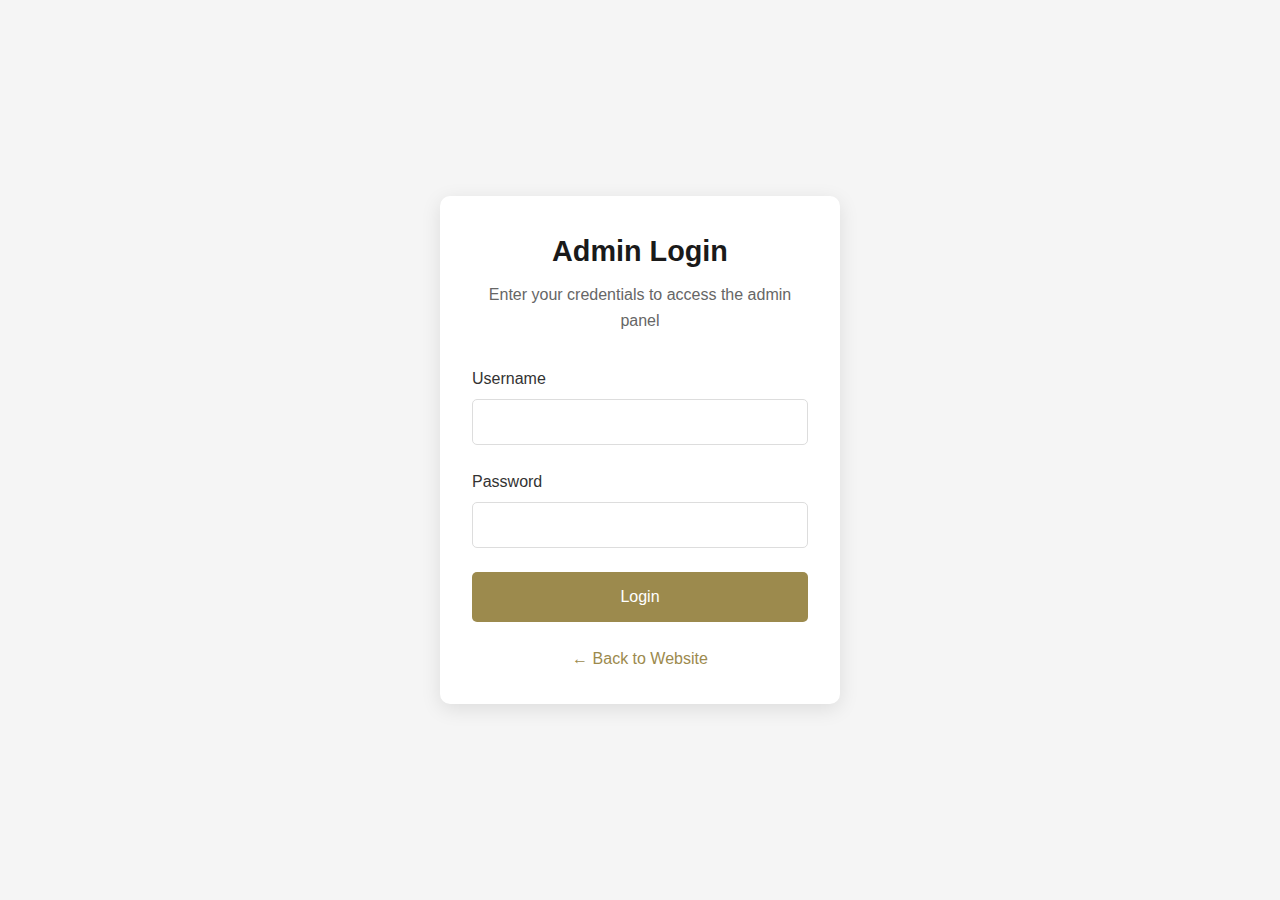
<file: admin-dashboard.html>
<!DOCTYPE html>
<html lang="en">
<head>
    <meta charset="UTF-8">
    <meta name="viewport" content="width=device-width, initial-scale=1.0">
    <title>Admin Dashboard | Casio Timepieces</title>
    <link rel="stylesheet" href="styles.css">
    <link rel="stylesheet" href="https://cdnjs.cloudflare.com/ajax/libs/font-awesome/6.0.0/css/all.min.css">
    <style>
        .admin-dashboard {
            max-width: 1200px;
            margin: 100px auto;
            padding: 2rem;
        }

        .admin-header {
            display: flex;
            justify-content: space-between;
            align-items: center;
            margin-bottom: 2rem;
        }

        .admin-header h1 {
            color: #1a1a1a;
            margin: 0;
        }

        .admin-actions {
            display: flex;
            gap: 1rem;
        }

        .admin-button {
            background: #9c8a4d;
            color: white;
            border: none;
            padding: 0.8rem 1.5rem;
            border-radius: 5px;
            font-size: 1rem;
            font-weight: 500;
            cursor: pointer;
            transition: background 0.3s ease;
            display: flex;
            align-items: center;
            gap: 0.5rem;
        }

        .admin-button:hover {
            background: #b39b5d;
        }

        .admin-button.secondary {
            background: #f5f5f5;
            color: #333;
        }

        .admin-button.secondary:hover {
            background: #e0e0e0;
        }

        .admin-tabs {
            display: flex;
            border-bottom: 1px solid #ddd;
            margin-bottom: 2rem;
        }

        .admin-tab {
            padding: 1rem 2rem;
            cursor: pointer;
            font-weight: 500;
            color: #666;
            transition: color 0.3s ease, border-bottom 0.3s ease;
            border-bottom: 2px solid transparent;
        }

        .admin-tab.active {
            color: #9c8a4d;
            border-bottom: 2px solid #9c8a4d;
        }

        .admin-content {
            background: white;
            border-radius: 10px;
            box-shadow: 0 5px 20px rgba(0, 0, 0, 0.1);
            padding: 2rem;
        }

        .product-list {
            width: 100%;
            border-collapse: collapse;
        }

        .product-list th,
        .product-list td {
            padding: 1rem;
            text-align: left;
            border-bottom: 1px solid #eee;
        }

        .product-list th {
            font-weight: 600;
            color: #333;
        }

        .product-list tr:hover {
            background: #f9f9f9;
        }

        .product-image {
            width: 80px;
            height: 80px;
            object-fit: cover;
            border-radius: 5px;
        }

        .product-actions {
            display: flex;
            gap: 0.5rem;
        }

        .action-button {
            width: 35px;
            height: 35px;
            border-radius: 50%;
            display: flex;
            align-items: center;
            justify-content: center;
            cursor: pointer;
            transition: background 0.3s ease;
        }

        .edit-button {
            background: #e3f2fd;
            color: #1976d2;
        }

        .edit-button:hover {
            background: #bbdefb;
        }

        .delete-button {
            background: #ffebee;
            color: #d32f2f;
        }

        .delete-button:hover {
            background: #ffcdd2;
        }

        .modal {
            display: none;
            position: fixed;
            top: 0;
            left: 0;
            width: 100%;
            height: 100%;
            background: rgba(0, 0, 0, 0.5);
            z-index: 1000;
            align-items: center;
            justify-content: center;
        }

        .modal-content {
            background: white;
            border-radius: 10px;
            width: 90%;
            max-width: 600px;
            max-height: 90vh;
            overflow-y: auto;
            position: relative;
        }

        .modal-header {
            padding: 1.5rem;
            border-bottom: 1px solid #eee;
            display: flex;
            justify-content: space-between;
            align-items: center;
        }

        .modal-header h2 {
            color: #1a1a1a;
            margin: 0;
        }

        .modal-close {
            background: none;
            border: none;
            font-size: 1.5rem;
            cursor: pointer;
            color: #666;
            transition: color 0.3s ease;
        }

        .modal-close:hover {
            color: #333;
        }

        .modal-body {
            padding: 1.5rem;
        }

        .modal-footer {
            padding: 1.5rem;
            border-top: 1px solid #eee;
            display: flex;
            justify-content: flex-end;
            gap: 1rem;
        }

        .modal-button {
            padding: 0.8rem 1.5rem;
            border-radius: 5px;
            font-size: 1rem;
            font-weight: 500;
            cursor: pointer;
            transition: background 0.3s ease;
        }

        .modal-button.cancel {
            background: #f5f5f5;
            color: #333;
            border: none;
        }

        .modal-button.cancel:hover {
            background: #e0e0e0;
        }

        .modal-button.confirm {
            background: #9c8a4d;
            color: white;
            border: none;
        }

        .modal-button.confirm:hover {
            background: #b39b5d;
        }

        .modal-button.delete {
            background: #ff5252;
            color: white;
            border: none;
        }

        .modal-button.delete:hover {
            background: #ff1744;
        }

        .success-message {
            background: #e8f5e9;
            color: #2e7d32;
            padding: 1rem;
            border-radius: 5px;
            margin-bottom: 1rem;
            display: none;
        }

        .error-message {
            background: #ffebee;
            color: #d32f2f;
            padding: 1rem;
            border-radius: 5px;
            margin-bottom: 1rem;
            display: none;
        }
    </style>
</head>
<body>
    <nav class="navbar">
        <div class="nav-container">
            <div class="logo">
                <h1>Admin Dashboard</h1>
            </div>
            <div class="nav-links">
                <button onclick="logout()" class="auth-link">Logout</button>
            </div>
        </div>
    </nav>

    <div class="admin-dashboard">
        <div class="admin-header">
            <h1>Admin Dashboard</h1>
            <div class="admin-actions">
                <button class="admin-button" onclick="showAddProductForm()">
                    <i class="fas fa-plus"></i>
                    Add New Product
                </button>
                <button class="admin-button view-orders-button" onclick="window.open('https://docs.google.com/spreadsheets/d/1qIGDG-zRNuuLDLKhD_Rr2VSGwjYvpaReZ_zX_0Yb3GQ/edit?gid=1732217336#gid=1732217336', '_blank')">
                    <i class="fas fa-clipboard-list"></i>
                    View Orders
                </button>
                <button class="admin-button logout-button" onclick="logout()">
                    <i class="fas fa-sign-out-alt"></i>
                    Logout
                </button>
            </div>
        </div>

        <div class="admin-tabs">
            <div class="admin-tab active" data-tab="products">Products</div>
            <div class="admin-tab" data-tab="users">Users</div>
            <div class="admin-tab" data-tab="settings">Settings</div>
        </div>

        <div class="admin-content">
            <div class="success-message" id="successMessage">
                Product added successfully!
            </div>
            <div class="error-message" id="errorMessage">
                An error occurred. Please try again.
            </div>

            <div class="tab-content" id="productsTab">
                <table class="product-list">
                    <thead>
                        <tr>
                            <th>Image</th>
                            <th>Name</th>
                            <th>Category</th>
                            <th>Price</th>
                            <th>Stock</th>
                            <th>Actions</th>
                        </tr>
                    </thead>
                    <tbody id="productTableBody">
                        <!-- Product rows will be added dynamically -->
                    </tbody>
                </table>
            </div>

            <div class="tab-content" id="usersTab" style="display: none;">
                <p>User management coming soon...</p>
            </div>

            <div class="tab-content" id="settingsTab" style="display: none;">
                <p>Settings coming soon...</p>
            </div>
        </div>
    </div>

    <!-- Add/Edit Product Modal -->
    <div class="modal" id="productModal">
        <div class="modal-content">
            <div class="modal-header">
                <h2 id="modalTitle">Add New Product</h2>
                <button class="modal-close" id="closeModal">&times;</button>
            </div>
            <div class="modal-body">
                <form id="productForm">
                    <div class="form-group">
                        <label for="productName">Product Name</label>
                        <input type="text" id="productName" name="productName" required>
                    </div>
                    
                    <div class="form-group">
                        <label for="productCategory">Category</label>
                        <select id="productCategory" name="productCategory" required>
                            <option value="">Select Category</option>
                            <option value="chronograph">Chronograph</option>
                            <option value="digital">Digital</option>
                            <option value="analog">Analog</option>
                            <option value="sports">Sports</option>
                            <option value="luxury">Luxury</option>
                        </select>
                    </div>
                    
                    <div class="form-group">
                        <label for="productPrice">Price</label>
                        <div style="display: flex; gap: 1rem; align-items: flex-start;">
                            <div style="flex: 2;">
                                <input type="number" id="productPrice" name="productPrice" min="0" step="0.01" required>
                            </div>
                            <div style="flex: 1;">
                                <select id="productCurrency" name="productCurrency" required>
                                    <option value="USD">USD ($)</option>
                                    <option value="EUR">EUR (€)</option>
                                    <option value="GBP">GBP (£)</option>
                                    <option value="JPY">JPY (¥)</option>
                                    <option value="BDT">BDT (৳)</option>
                                </select>
                            </div>
                        </div>
                    </div>
                    
                    <div class="form-group">
                        <label for="productTax">Tax Rate (%)</label>
                        <input type="number" id="productTax" name="productTax" min="0" max="100" step="0.01" required>
                    </div>

                    <div class="form-group">
                        <label for="productTotalPrice">Total Price (with Tax)</label>
                        <input type="text" id="productTotalPrice" name="productTotalPrice" readonly>
                    </div>
                    
                    <div class="form-group">
                        <label for="productStock">Stock</label>
                        <input type="number" id="productStock" name="productStock" min="0" required>
                    </div>
                    
                    <div class="form-group">
                        <label for="productDescription">Description</label>
                        <textarea id="productDescription" name="productDescription" required></textarea>
                    </div>
                    
                    <div class="form-group">
                        <label for="productFeatures">Features</label>
                        <textarea id="productFeatures" name="productFeatures" placeholder="Enter features separated by commas"></textarea>
                    </div>
                    
                    <div class="form-group full-width">
                        <label>Product Images</label>
                        <div class="image-upload" id="imageUpload">
                            <i class="fas fa-cloud-upload-alt"></i>
                            <p>Click to upload images or drag and drop</p>
                            <input type="file" id="productImages" name="productImages" multiple accept="image/*" style="display: none;">
                        </div>
                        <div class="image-preview" id="imagePreview"></div>
                    </div>
                </form>
            </div>
            <div class="modal-footer">
                <button class="modal-button cancel" id="cancelBtn">Cancel</button>
                <button class="modal-button confirm" id="saveBtn">Save Product</button>
            </div>
        </div>
    </div>

    <!-- Delete Confirmation Modal -->
    <div class="modal" id="deleteModal">
        <div class="modal-content">
            <div class="modal-header">
                <h2>Delete Product</h2>
                <button class="modal-close" id="closeDeleteModal">&times;</button>
            </div>
            <div class="modal-body">
                <p>Are you sure you want to delete this product? This action cannot be undone.</p>
            </div>
            <div class="modal-footer">
                <button class="modal-button cancel" id="cancelDeleteBtn">Cancel</button>
                <button class="modal-button delete" id="confirmDeleteBtn">Delete</button>
            </div>
        </div>
    </div>

    <script>
        // Check if user is logged in
        document.addEventListener('DOMContentLoaded', function() {
            // Check if user is authenticated using localStorage
            const isAuthenticated = localStorage.getItem('adminAuthenticated') === 'true';
            
            if (!isAuthenticated) {
                // If not authenticated, redirect to login page
                window.location.href = 'admin-login.html';
                return;
            }
            
            // Load products
            loadProducts();
        });
        
        // Tab switching
        const tabs = document.querySelectorAll('.admin-tab');
        const tabContents = document.querySelectorAll('.tab-content');
        
        tabs.forEach(tab => {
            tab.addEventListener('click', () => {
                const tabId = tab.getAttribute('data-tab');
                
                // Update active tab
                tabs.forEach(t => t.classList.remove('active'));
                tab.classList.add('active');
                
                // Show corresponding content
                tabContents.forEach(content => {
                    content.style.display = 'none';
                });
                document.getElementById(`${tabId}Tab`).style.display = 'block';
            });
        });
        
        // Modal functionality
        const productModal = document.getElementById('productModal');
        const deleteModal = document.getElementById('deleteModal');
        const closeModal = document.getElementById('closeModal');
        const closeDeleteModal = document.getElementById('closeDeleteModal');
        const cancelBtn = document.getElementById('cancelBtn');
        const cancelDeleteBtn = document.getElementById('cancelDeleteBtn');
        const saveBtn = document.getElementById('saveBtn');
        const confirmDeleteBtn = document.getElementById('confirmDeleteBtn');
        const productForm = document.getElementById('productForm');
        const successMessage = document.getElementById('successMessage');
        const errorMessage = document.getElementById('errorMessage');
        
        // Show add product modal
        function showAddProductForm() {
            document.getElementById('modalTitle').textContent = 'Add New Product';
            productForm.reset();
            document.getElementById('imagePreview').innerHTML = '';
            productModal.style.display = 'flex';
        }
        
        // Close modals
        closeModal.addEventListener('click', () => {
            productModal.style.display = 'none';
        });
        
        closeDeleteModal.addEventListener('click', () => {
            deleteModal.style.display = 'none';
        });
        
        cancelBtn.addEventListener('click', () => {
            productModal.style.display = 'none';
        });
        
        cancelDeleteBtn.addEventListener('click', () => {
            deleteModal.style.display = 'none';
        });
        
        // Close modals when clicking outside
        window.addEventListener('click', (e) => {
            if (e.target === productModal) {
                productModal.style.display = 'none';
            }
            if (e.target === deleteModal) {
                deleteModal.style.display = 'none';
            }
        });
        
        // Image upload
        const imageUpload = document.getElementById('imageUpload');
        const productImages = document.getElementById('productImages');
        const imagePreview = document.getElementById('imagePreview');
        
        imageUpload.addEventListener('click', () => {
            productImages.click();
        });
        
        imageUpload.addEventListener('dragover', (e) => {
            e.preventDefault();
            imageUpload.style.borderColor = '#9c8a4d';
        });
        
        imageUpload.addEventListener('dragleave', () => {
            imageUpload.style.borderColor = '#ddd';
        });
        
        imageUpload.addEventListener('drop', (e) => {
            e.preventDefault();
            imageUpload.style.borderColor = '#ddd';
            
            const files = e.dataTransfer.files;
            handleImageFiles(files);
        });
        
        productImages.addEventListener('change', () => {
            handleImageFiles(productImages.files);
        });
        
        function handleImageFiles(files) {
            for (let i = 0; i < files.length; i++) {
                const file = files[i];
                if (file.type.startsWith('image/')) {
                    const reader = new FileReader();
                    
                    reader.onload = (e) => {
                        const img = document.createElement('div');
                        img.className = 'preview-item';
                        img.innerHTML = `
                            <img src="${e.target.result}" alt="Product Image">
                            <div class="remove-image"><i class="fas fa-times"></i></div>
                        `;
                        
                        img.querySelector('.remove-image').addEventListener('click', () => {
                            img.remove();
                        });
                        
                        imagePreview.appendChild(img);
                    };
                    
                    reader.readAsDataURL(file);
                }
            }
        }
        
        // Calculate total price with tax
        function calculateTotalPrice() {
            const price = parseFloat(document.getElementById('productPrice').value) || 0;
            const taxRate = parseFloat(document.getElementById('productTax').value) || 0;
            const currency = document.getElementById('productCurrency').value;
            
            const taxAmount = price * (taxRate / 100);
            const totalPrice = price + taxAmount;
            
            const currencySymbols = {
                'USD': '$',
                'EUR': '€',
                'GBP': '£',
                'JPY': '¥',
                'BDT': '৳'
            };
            
            const symbol = currencySymbols[currency];
            document.getElementById('productTotalPrice').value = `${symbol}${totalPrice.toFixed(2)}`;
        }
        
        // Add event listeners for price calculation
        document.getElementById('productPrice').addEventListener('input', calculateTotalPrice);
        document.getElementById('productTax').addEventListener('input', calculateTotalPrice);
        document.getElementById('productCurrency').addEventListener('change', calculateTotalPrice);
        
        // Edit product
        function editProduct(productId) {
            const products = JSON.parse(localStorage.getItem('products') || '[]');
            const product = products.find(p => p.id === productId);
            
            if (product) {
                document.getElementById('modalTitle').textContent = 'Edit Product';
                document.getElementById('productName').value = product.name;
                document.getElementById('productCategory').value = product.category || '';
                document.getElementById('productPrice').value = product.price;
                document.getElementById('productCurrency').value = product.currency || 'USD';
                document.getElementById('productTax').value = product.taxRate || 0;
                document.getElementById('productTotalPrice').value = product.totalPrice || '';
                document.getElementById('productStock').value = product.stock || 0;
                document.getElementById('productDescription').value = product.description || '';
                document.getElementById('productFeatures').value = product.features || '';
                
                // Update image preview
                const imagePreview = document.getElementById('imagePreview');
                imagePreview.innerHTML = '';
                if (product.images && product.images.length > 0) {
                    product.images.forEach(imageUrl => {
                        const img = document.createElement('div');
                        img.className = 'preview-item';
                        img.innerHTML = `
                            <img src="${imageUrl}" alt="Product Image">
                            <div class="remove-image"><i class="fas fa-times"></i></div>
                        `;
                        
                        img.querySelector('.remove-image').addEventListener('click', () => {
                            img.remove();
                        });
                        
                        imagePreview.appendChild(img);
                    });
                }
                
                // Store the product ID for saving
                document.getElementById('productForm').dataset.editId = productId;
                
                // Show modal
                document.getElementById('productModal').style.display = 'flex';
            }
        }

        // Save product
        saveBtn.addEventListener('click', () => {
            if (productForm.checkValidity()) {
                const productName = document.getElementById('productName').value;
                const productCategory = document.getElementById('productCategory').value;
                const productPrice = document.getElementById('productPrice').value;
                const productCurrency = document.getElementById('productCurrency').value;
                const productTax = document.getElementById('productTax').value;
                const productTotalPrice = document.getElementById('productTotalPrice').value;
                const productStock = document.getElementById('productStock').value;
                const productDescription = document.getElementById('productDescription').value;
                const productFeatures = document.getElementById('productFeatures').value;
                
                // Get product images
                const productImages = Array.from(imagePreview.querySelectorAll('img')).map(img => img.src);
                
                // Create product object
                const product = {
                    id: parseInt(document.getElementById('productForm').dataset.editId) || Date.now(),
                    name: productName,
                    category: productCategory,
                    price: parseFloat(productPrice),
                    currency: productCurrency,
                    taxRate: parseFloat(productTax),
                    totalPrice: productTotalPrice,
                    stock: parseInt(productStock),
                    description: productDescription,
                    features: productFeatures,
                    images: productImages.length > 0 ? productImages : ['https://via.placeholder.com/80x80']
                };
                
                // Get existing products
                let products = JSON.parse(localStorage.getItem('products') || '[]');
                
                if (document.getElementById('productForm').dataset.editId) {
                    // Update existing product
                    const index = products.findIndex(p => p.id === parseInt(document.getElementById('productForm').dataset.editId));
                    if (index !== -1) {
                        products[index] = product;
                    }
                } else {
                    // Add new product
                    products.push(product);
                }
                
                // Save to localStorage
                localStorage.setItem('products', JSON.stringify(products));
                
                // Update table
                loadProducts();
                
                // Reset form and hide modal
                productForm.reset();
                document.getElementById('productForm').dataset.editId = '';
                document.getElementById('imagePreview').innerHTML = '';
                document.getElementById('productModal').style.display = 'none';
                
                // Show success message
                successMessage.textContent = document.getElementById('productForm').dataset.editId ? 
                    'Product updated successfully!' : 'Product added successfully!';
                successMessage.style.display = 'block';
                setTimeout(() => {
                    successMessage.style.display = 'none';
                }, 3000);
            }
        });
        
        // Load products
        function loadProducts() {
            const products = JSON.parse(localStorage.getItem('products') || '[]');
            const tableBody = document.getElementById('productTableBody');
            tableBody.innerHTML = '';
            
            products.forEach(product => {
                const row = document.createElement('tr');
                row.setAttribute('data-id', product.id);
                
                row.innerHTML = `
                    <td><img src="${product.images ? product.images[0] : 'https://via.placeholder.com/80x80'}" alt="${product.name}" class="product-image"></td>
                    <td>${product.name}</td>
                    <td>${product.category}</td>
                    <td>${product.currency} ${product.price}</td>
                    <td>${product.stock}</td>
                    <td>
                        <div class="product-actions">
                            <div class="action-button edit-button" onclick="editProduct(${product.id})">
                                <i class="fas fa-edit"></i>
                            </div>
                            <div class="action-button delete-button" onclick="deleteProduct(${product.id})">
                                <i class="fas fa-trash"></i>
                            </div>
                        </div>
                    </td>
                `;
                
                tableBody.appendChild(row);
            });
        }
        
        // Delete product
        function deleteProduct(productId) {
            const deleteModal = document.getElementById('deleteModal');
            deleteModal.dataset.productId = productId;
            deleteModal.style.display = 'flex';
        }

        // Confirm delete
        document.getElementById('confirmDeleteBtn').addEventListener('click', function() {
            const productId = parseInt(document.getElementById('deleteModal').dataset.productId);
            let products = JSON.parse(localStorage.getItem('products') || '[]');
            
            // Remove product from array
            products = products.filter(p => p.id !== productId);
            
            // Save updated products
            localStorage.setItem('products', JSON.stringify(products));
            
            // Update table
            loadProducts();
            
            // Hide modal
            document.getElementById('deleteModal').style.display = 'none';
            
            // Show success message
            successMessage.textContent = 'Product deleted successfully!';
            successMessage.style.display = 'block';
            setTimeout(() => {
                successMessage.style.display = 'none';
            }, 3000);
        });
        
        // Logout
        function logout() {
            localStorage.removeItem('adminAuthenticated');
            window.location.href = 'admin-login.html';
        }
    </script>
</body>
</html>
</file>
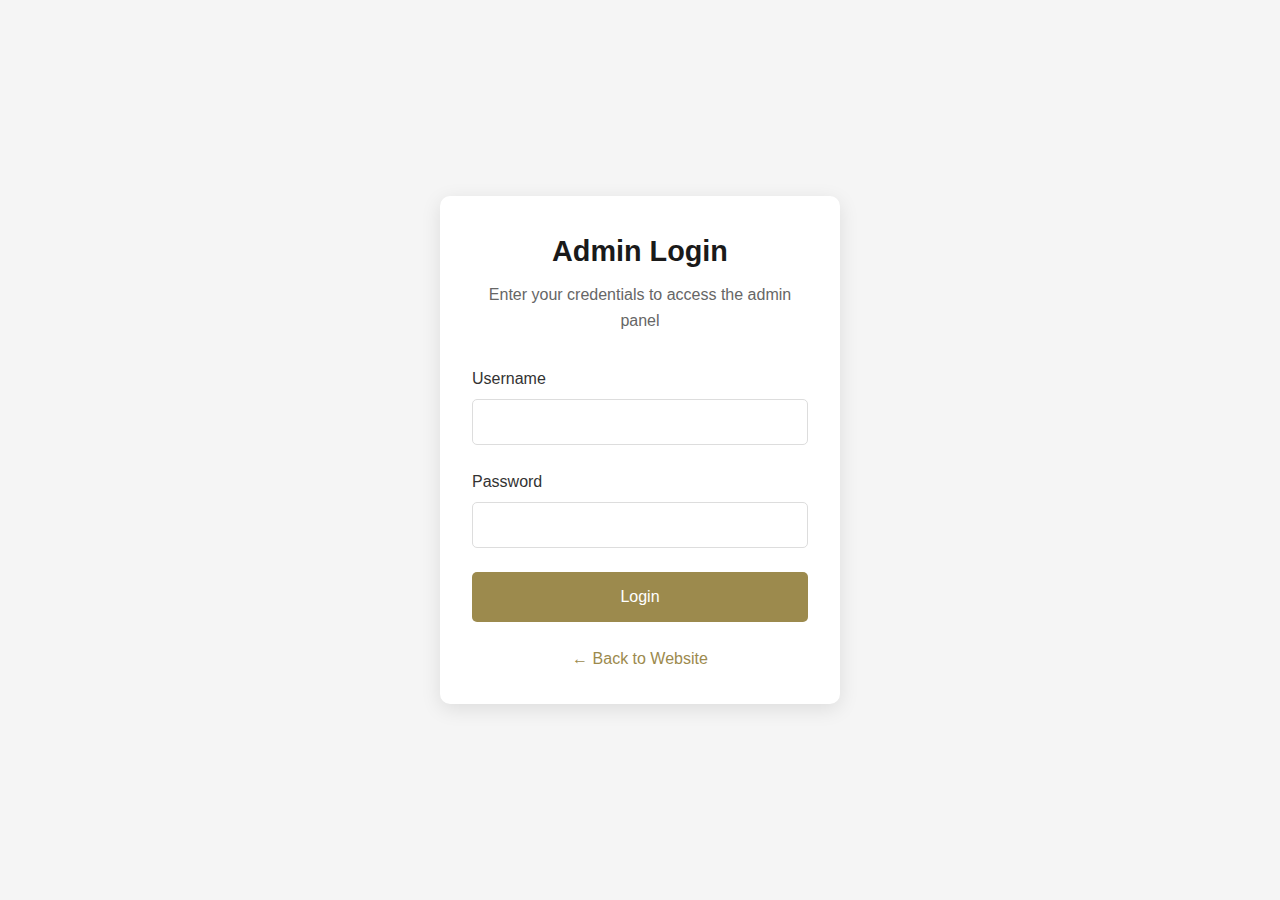
<file: admin-login.html>
<!DOCTYPE html>
<html lang="en">
<head>
    <meta charset="UTF-8">
    <meta name="viewport" content="width=device-width, initial-scale=1.0">
    <title>Admin Login | Casio Timepieces</title>
    <link rel="stylesheet" href="styles.css">
    <link rel="stylesheet" href="https://cdnjs.cloudflare.com/ajax/libs/font-awesome/6.0.0/css/all.min.css">
    <style>
        body {
            background: #f5f5f5;
            font-family: 'Poppins', sans-serif;
            margin: 0;
            padding: 0;
            display: flex;
            justify-content: center;
            align-items: center;
            min-height: 100vh;
        }

        .login-container {
            background: white;
            padding: 2rem;
            border-radius: 10px;
            box-shadow: 0 5px 20px rgba(0, 0, 0, 0.1);
            width: 100%;
            max-width: 400px;
        }

        .login-header {
            text-align: center;
            margin-bottom: 2rem;
        }

        .login-header h1 {
            color: #1a1a1a;
            font-size: 1.8rem;
            margin-bottom: 0.5rem;
        }

        .login-header p {
            color: #666;
            margin: 0;
        }

        .form-group {
            margin-bottom: 1.5rem;
        }

        .form-group label {
            display: block;
            margin-bottom: 0.5rem;
            color: #333;
            font-weight: 500;
        }

        .form-group input {
            width: 100%;
            padding: 0.8rem;
            border: 1px solid #ddd;
            border-radius: 5px;
            font-size: 1rem;
            transition: border-color 0.3s ease;
        }

        .form-group input:focus {
            outline: none;
            border-color: #9c8a4d;
        }

        .login-button {
            width: 100%;
            padding: 1rem;
            background: #9c8a4d;
            color: white;
            border: none;
            border-radius: 5px;
            font-size: 1rem;
            font-weight: 500;
            cursor: pointer;
            transition: background 0.3s ease;
        }

        .login-button:hover {
            background: #b39b5d;
        }

        .error-message {
            background: #ffebee;
            color: #d32f2f;
            padding: 1rem;
            border-radius: 5px;
            margin-bottom: 1rem;
            display: none;
        }

        .back-to-site {
            text-align: center;
            margin-top: 1.5rem;
        }

        .back-to-site a {
            color: #9c8a4d;
            text-decoration: none;
            font-weight: 500;
            transition: color 0.3s ease;
        }

        .back-to-site a:hover {
            color: #b39b5d;
        }
    </style>
</head>
<body>
    <div class="login-container">
        <div class="login-header">
            <h1>Admin Login</h1>
            <p>Enter your credentials to access the admin panel</p>
        </div>

        <div class="error-message" id="errorMessage">
            Invalid username or password
        </div>

        <form id="loginForm" onsubmit="return handleLogin(event)">
            <div class="form-group">
                <label for="username">Username</label>
                <input type="text" id="username" name="username" required>
            </div>

            <div class="form-group">
                <label for="password">Password</label>
                <input type="password" id="password" name="password" required>
            </div>

            <button type="submit" class="login-button">Login</button>
        </form>

        <div class="back-to-site">
            <a href="index.html">← Back to Website</a>
        </div>
    </div>

    <script>
        function handleLogin(event) {
            event.preventDefault();
            
            const username = document.getElementById('username').value;
            const password = document.getElementById('password').value;
            
            // For demo purposes, using a simple check
            // In a real application, this should be handled securely on the server
            if (username === 'admin' && password === 'admin123') {
                // Set authentication flag
                localStorage.setItem('adminAuthenticated', 'true');
                // Redirect to admin dashboard
                window.location.href = 'admin-dashboard.html';
            } else {
                // Show error message
                const errorMessage = document.getElementById('errorMessage');
                errorMessage.style.display = 'block';
                setTimeout(() => {
                    errorMessage.style.display = 'none';
                }, 3000);
            }
            
            return false;
        }
    </script>
</body>
</html>
</file>
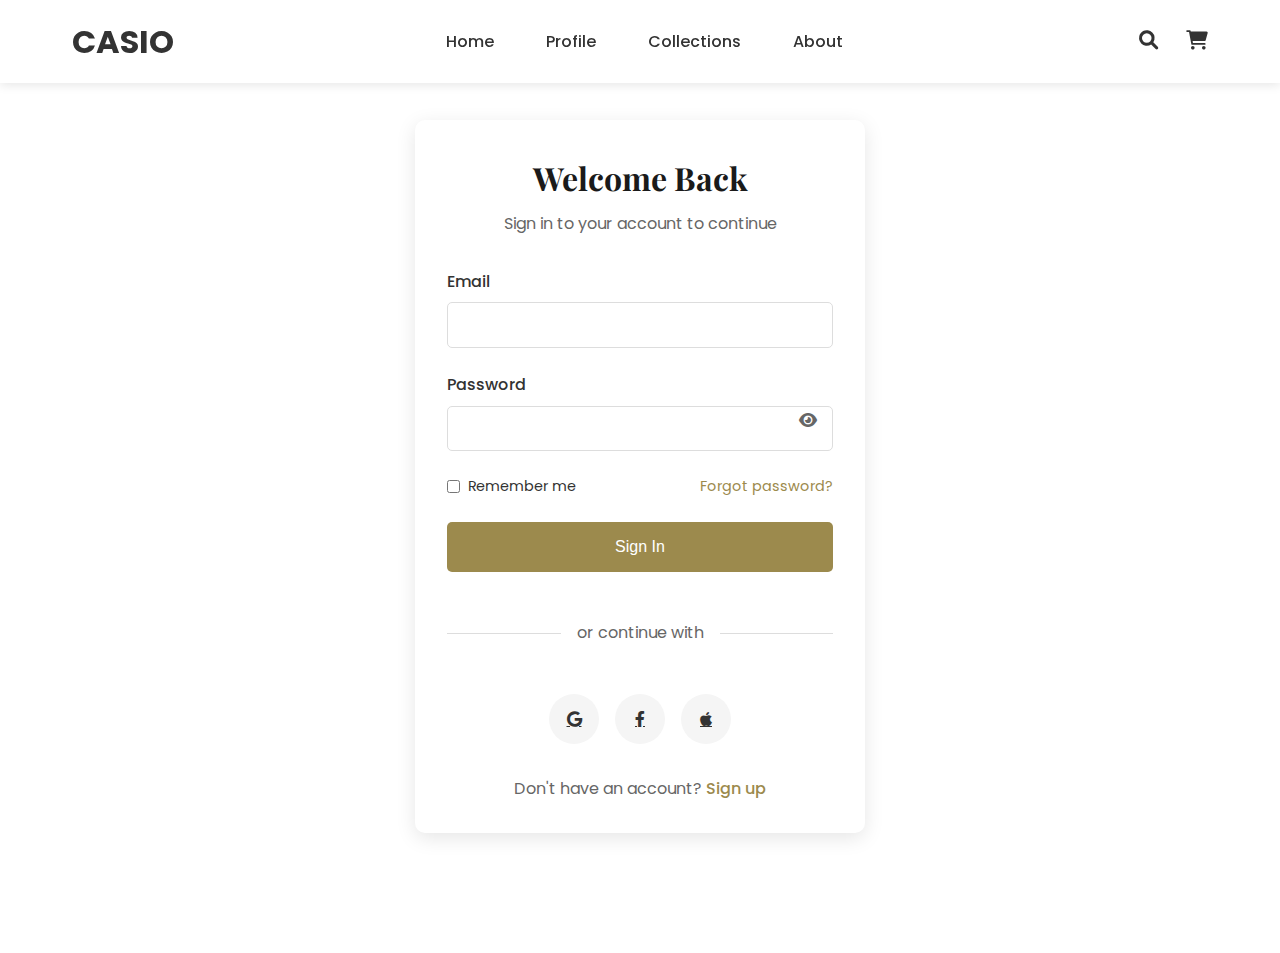
<file: login.html>
<!DOCTYPE html>
<html lang="en">
<head>
    <meta charset="UTF-8">
    <meta name="viewport" content="width=device-width, initial-scale=1.0">
    <title>Login | Casio Timepieces</title>
    <link rel="stylesheet" href="styles.css">
    <link rel="stylesheet" href="https://cdnjs.cloudflare.com/ajax/libs/font-awesome/6.0.0/css/all.min.css">
    <link href="https://fonts.googleapis.com/css2?family=Playfair+Display:wght@400;500;600;700&family=Poppins:wght@300;400;500;600&display=swap" rel="stylesheet">
    <style>
        .auth-container {
            max-width: 450px;
            margin: 120px auto;
            padding: 2rem;
            background: white;
            border-radius: 10px;
            box-shadow: 0 5px 20px rgba(0, 0, 0, 0.1);
        }

        .auth-header {
            text-align: center;
            margin-bottom: 2rem;
        }

        .auth-header h1 {
            font-family: 'Playfair Display', serif;
            color: #1a1a1a;
            margin-bottom: 0.5rem;
        }

        .auth-header p {
            color: #666;
        }

        .auth-form {
            display: flex;
            flex-direction: column;
            gap: 1.5rem;
        }

        .form-group {
            position: relative;
        }

        .form-group label {
            display: block;
            margin-bottom: 0.5rem;
            font-weight: 500;
            color: #333;
        }

        .form-group input {
            width: 100%;
            padding: 0.8rem 1rem;
            border: 1px solid #ddd;
            border-radius: 5px;
            font-size: 1rem;
            transition: border-color 0.3s ease;
        }

        .form-group input:focus {
            outline: none;
            border-color: #9c8a4d;
        }

        .form-group .password-toggle {
            position: absolute;
            right: 1rem;
            top: 2.5rem;
            cursor: pointer;
            color: #666;
        }

        .remember-forgot {
            display: flex;
            justify-content: space-between;
            align-items: center;
            font-size: 0.9rem;
        }

        .remember-me {
            display: flex;
            align-items: center;
            gap: 0.5rem;
        }

        .forgot-password {
            color: #9c8a4d;
            text-decoration: none;
            transition: color 0.3s ease;
        }

        .forgot-password:hover {
            color: #b39b5d;
        }

        .auth-button {
            background: #9c8a4d;
            color: white;
            border: none;
            padding: 1rem;
            border-radius: 5px;
            font-size: 1rem;
            font-weight: 500;
            cursor: pointer;
            transition: background 0.3s ease;
        }

        .auth-button:hover {
            background: #b39b5d;
        }

        .auth-divider {
            display: flex;
            align-items: center;
            margin: 1.5rem 0;
            color: #666;
        }

        .auth-divider::before,
        .auth-divider::after {
            content: "";
            flex: 1;
            height: 1px;
            background: #ddd;
        }

        .auth-divider span {
            padding: 0 1rem;
        }

        .social-login {
            display: flex;
            justify-content: center;
            gap: 1rem;
        }

        .social-button {
            display: flex;
            align-items: center;
            justify-content: center;
            width: 50px;
            height: 50px;
            border-radius: 50%;
            background: #f5f5f5;
            color: #333;
            transition: background 0.3s ease, transform 0.3s ease;
        }

        .social-button:hover {
            background: #e0e0e0;
            transform: translateY(-3px);
        }

        .auth-footer {
            text-align: center;
            margin-top: 2rem;
            color: #666;
        }

        .auth-footer a {
            color: #9c8a4d;
            text-decoration: none;
            font-weight: 500;
            transition: color 0.3s ease;
        }

        .auth-footer a:hover {
            color: #b39b5d;
        }
    </style>
</head>
<body>
    <nav class="navbar">
        <div class="nav-container">
            <div class="logo">
                <h1>CASIO</h1>
            </div>
            <div class="nav-links">
                <a href="index.html">Home</a>
                <a href="profile.html">Profile</a>
                <a href="#collections">Collections</a>
                <a href="#about">About</a>
            </div>
            <div class="nav-icons">
                <a href="#search"><i class="fas fa-search"></i></a>
                <a href="#cart"><i class="fas fa-shopping-cart"></i></a>
            </div>
        </div>
    </nav>

    <div class="auth-container">
        <div class="auth-header">
            <h1>Welcome Back</h1>
            <p>Sign in to your account to continue</p>
        </div>
        
        <form class="auth-form" id="loginForm">
            <div class="form-group">
                <label for="email">Email</label>
                <input type="email" id="email" name="email" required>
            </div>
            
            <div class="form-group">
                <label for="password">Password</label>
                <input type="password" id="password" name="password" required>
                <i class="fas fa-eye password-toggle" id="passwordToggle"></i>
            </div>
            
            <div class="remember-forgot">
                <div class="remember-me">
                    <input type="checkbox" id="remember" name="remember">
                    <label for="remember">Remember me</label>
                </div>
                <a href="#" class="forgot-password">Forgot password?</a>
            </div>
            
            <button type="submit" class="auth-button">Sign In</button>
            
            <div class="auth-divider">
                <span>or continue with</span>
            </div>
            
            <div class="social-login">
                <a href="#" class="social-button"><i class="fab fa-google"></i></a>
                <a href="#" class="social-button"><i class="fab fa-facebook-f"></i></a>
                <a href="#" class="social-button"><i class="fab fa-apple"></i></a>
            </div>
        </form>
        
        <div class="auth-footer">
            <p>Don't have an account? <a href="signup.html">Sign up</a></p>
        </div>
    </div>

    <script>
        // Toggle password visibility
        const passwordToggle = document.getElementById('passwordToggle');
        const passwordInput = document.getElementById('password');
        
        passwordToggle.addEventListener('click', () => {
            const type = passwordInput.getAttribute('type') === 'password' ? 'text' : 'password';
            passwordInput.setAttribute('type', type);
            passwordToggle.classList.toggle('fa-eye');
            passwordToggle.classList.toggle('fa-eye-slash');
        });
        
        // Form submission
        const loginForm = document.getElementById('loginForm');
        
        loginForm.addEventListener('submit', (e) => {
            e.preventDefault();
            
            const email = document.getElementById('email').value;
            const password = document.getElementById('password').value;
            
            // Here you would typically send this data to your server
            console.log('Login attempt:', { email, password });
            
            // For demo purposes, redirect to profile page
            window.location.href = 'profile.html';
        });
    </script>
</body>
</html>
</file>
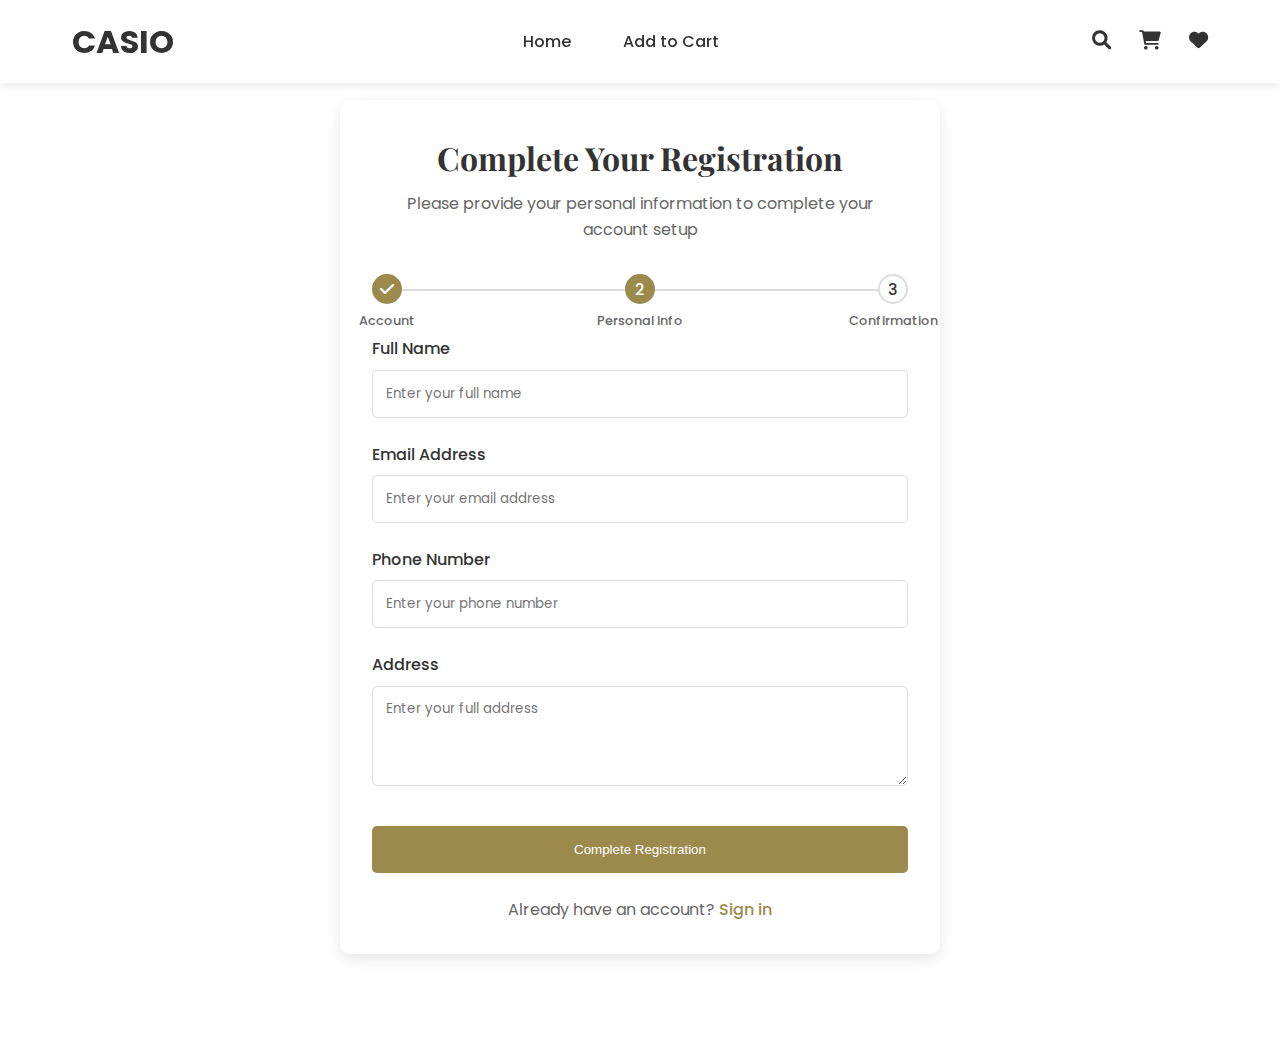
<file: register.html>
<!DOCTYPE html>
<html lang="en">
<head>
    <meta charset="UTF-8">
    <meta name="viewport" content="width=device-width, initial-scale=1.0">
    <title>Complete Registration | Casio Timepieces</title>
    <link rel="stylesheet" href="styles.css">
    <link rel="stylesheet" href="https://cdnjs.cloudflare.com/ajax/libs/font-awesome/6.0.0/css/all.min.css">
    <link href="https://fonts.googleapis.com/css2?family=Playfair+Display:wght@400;500;600;700&family=Poppins:wght@300;400;500;600&display=swap" rel="stylesheet">
    <style>
        .register-container {
            max-width: 600px;
            margin: 100px auto;
            padding: 2rem;
            background: white;
            border-radius: 10px;
            box-shadow: 0 5px 15px rgba(0, 0, 0, 0.1);
        }

        .register-header {
            text-align: center;
            margin-bottom: 2rem;
        }

        .register-header h1 {
            font-family: 'Playfair Display', serif;
            color: #333;
            margin-bottom: 0.5rem;
        }

        .register-header p {
            color: #666;
        }

        .register-form {
            display: flex;
            flex-direction: column;
            gap: 1.5rem;
        }

        .form-group {
            display: flex;
            flex-direction: column;
            gap: 0.5rem;
        }

        .form-group label {
            font-weight: 500;
            color: #333;
        }

        .form-group input, .form-group textarea {
            padding: 0.8rem;
            border: 1px solid #ddd;
            border-radius: 5px;
            font-family: 'Poppins', sans-serif;
            transition: border-color 0.3s ease;
        }

        .form-group input:focus, .form-group textarea:focus {
            border-color: #9c8a4d;
            outline: none;
        }

        .form-group textarea {
            min-height: 100px;
            resize: vertical;
        }

        .register-btn {
            background: #9c8a4d;
            color: white;
            border: none;
            padding: 1rem;
            border-radius: 5px;
            font-weight: 500;
            cursor: pointer;
            transition: background 0.3s ease;
            margin-top: 1rem;
        }

        .register-btn:hover {
            background: #b39b5d;
        }

        .form-footer {
            text-align: center;
            margin-top: 1.5rem;
            color: #666;
        }

        .form-footer a {
            color: #9c8a4d;
            text-decoration: none;
            font-weight: 500;
        }

        .form-footer a:hover {
            text-decoration: underline;
        }

        .progress-bar {
            display: flex;
            justify-content: space-between;
            margin-bottom: 2rem;
            position: relative;
        }

        .progress-bar::before {
            content: '';
            position: absolute;
            top: 50%;
            left: 0;
            right: 0;
            height: 2px;
            background: #ddd;
            z-index: 1;
        }

        .progress-step {
            width: 30px;
            height: 30px;
            border-radius: 50%;
            background: white;
            border: 2px solid #ddd;
            display: flex;
            align-items: center;
            justify-content: center;
            font-weight: 500;
            position: relative;
            z-index: 2;
        }

        .progress-step.active {
            border-color: #9c8a4d;
            background: #9c8a4d;
            color: white;
        }

        .progress-step.completed {
            border-color: #9c8a4d;
            background: #9c8a4d;
            color: white;
        }

        .progress-label {
            position: absolute;
            top: 35px;
            font-size: 0.8rem;
            color: #666;
            white-space: nowrap;
        }
    </style>
</head>
<body>
    <nav class="navbar">
        <div class="nav-container">
            <div class="logo">
                <h1>CASIO</h1>
            </div>
            <div class="nav-links">
                <a href="index.html">Home</a>
                <a href="products.html">Add to Cart</a>
            </div>
            <div class="nav-icons">
                <a href="#search"><i class="fas fa-search"></i></a>
                <a href="cart.html"><i class="fas fa-shopping-cart"></i></a>
                <a href="wishlist.html"><i class="fas fa-heart"></i></a>
            </div>
        </div>
    </nav>

    <div class="register-container">
        <div class="register-header">
            <h1>Complete Your Registration</h1>
            <p>Please provide your personal information to complete your account setup</p>
        </div>

        <div class="progress-bar">
            <div class="progress-step completed">
                <i class="fas fa-check"></i>
                <span class="progress-label">Account</span>
            </div>
            <div class="progress-step active">
                <span>2</span>
                <span class="progress-label">Personal Info</span>
            </div>
            <div class="progress-step">
                <span>3</span>
                <span class="progress-label">Confirmation</span>
            </div>
        </div>

        <form class="register-form" id="registrationForm">
            <div class="form-group">
                <label for="fullName">Full Name</label>
                <input type="text" id="fullName" name="fullName" required placeholder="Enter your full name">
            </div>

            <div class="form-group">
                <label for="email">Email Address</label>
                <input type="email" id="email" name="email" required placeholder="Enter your email address">
            </div>

            <div class="form-group">
                <label for="phone">Phone Number</label>
                <input type="tel" id="phone" name="phone" required placeholder="Enter your phone number">
            </div>

            <div class="form-group">
                <label for="address">Address</label>
                <textarea id="address" name="address" required placeholder="Enter your full address"></textarea>
            </div>

            <button type="submit" class="register-btn">Complete Registration</button>
        </form>

        <div class="form-footer">
            <p>Already have an account? <a href="login.html">Sign in</a></p>
        </div>
    </div>

    <script>
        document.getElementById('registrationForm').addEventListener('submit', function(e) {
            e.preventDefault();
            
            // Get form values
            const fullName = document.getElementById('fullName').value;
            const email = document.getElementById('email').value;
            const phone = document.getElementById('phone').value;
            const address = document.getElementById('address').value;
            
            // Save user data to localStorage
            const userData = {
                fullName,
                email,
                phone,
                address,
                isRegistered: true
            };
            
            localStorage.setItem('userData', JSON.stringify(userData));
            
            // Show success message
            alert('Registration completed successfully!');
            
            // Redirect to profile page
            window.location.href = 'profile.html';
        });
    </script>
</body>
</html>
</file>
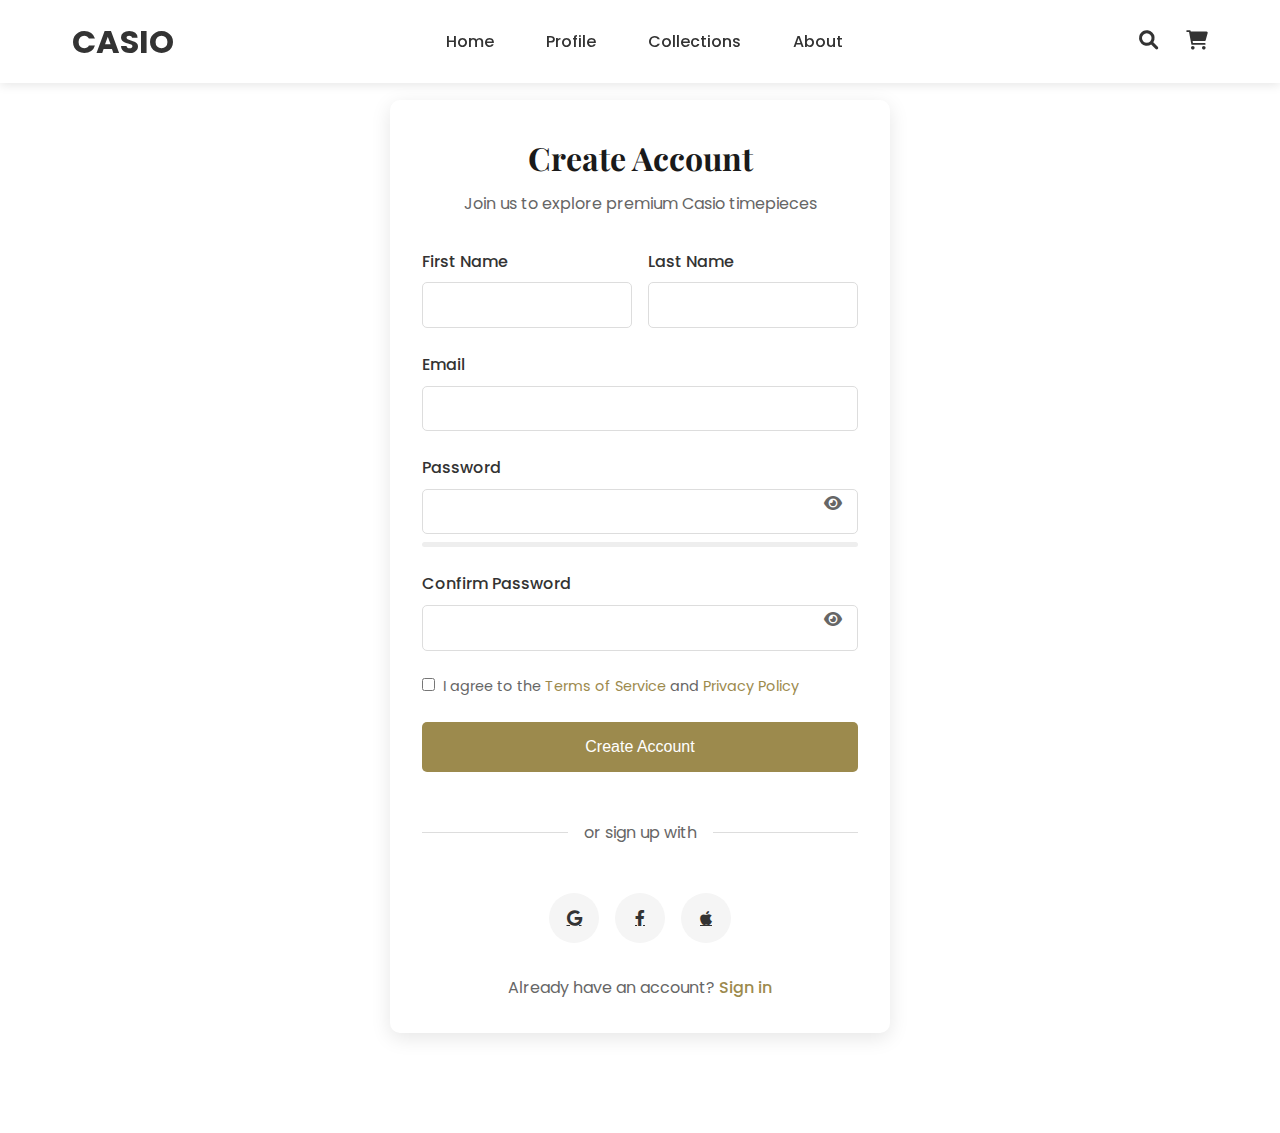
<file: signup.html>
<!DOCTYPE html>
<html lang="en">
<head>
    <meta charset="UTF-8">
    <meta name="viewport" content="width=device-width, initial-scale=1.0">
    <title>Sign Up | Casio Timepieces</title>
    <link rel="stylesheet" href="styles.css">
    <link rel="stylesheet" href="https://cdnjs.cloudflare.com/ajax/libs/font-awesome/6.0.0/css/all.min.css">
    <link href="https://fonts.googleapis.com/css2?family=Playfair+Display:wght@400;500;600;700&family=Poppins:wght@300;400;500;600&display=swap" rel="stylesheet">
    <style>
        .auth-container {
            max-width: 500px;
            margin: 100px auto;
            padding: 2rem;
            background: white;
            border-radius: 10px;
            box-shadow: 0 5px 20px rgba(0, 0, 0, 0.1);
        }

        .auth-header {
            text-align: center;
            margin-bottom: 2rem;
        }

        .auth-header h1 {
            font-family: 'Playfair Display', serif;
            color: #1a1a1a;
            margin-bottom: 0.5rem;
        }

        .auth-header p {
            color: #666;
        }

        .auth-form {
            display: flex;
            flex-direction: column;
            gap: 1.5rem;
        }

        .form-row {
            display: grid;
            grid-template-columns: 1fr 1fr;
            gap: 1rem;
        }

        .form-group {
            position: relative;
        }

        .form-group label {
            display: block;
            margin-bottom: 0.5rem;
            font-weight: 500;
            color: #333;
        }

        .form-group input {
            width: 100%;
            padding: 0.8rem 1rem;
            border: 1px solid #ddd;
            border-radius: 5px;
            font-size: 1rem;
            transition: border-color 0.3s ease;
        }

        .form-group input:focus {
            outline: none;
            border-color: #9c8a4d;
        }

        .form-group .password-toggle {
            position: absolute;
            right: 1rem;
            top: 2.5rem;
            cursor: pointer;
            color: #666;
        }

        .terms {
            display: flex;
            align-items: flex-start;
            gap: 0.5rem;
            font-size: 0.9rem;
            color: #666;
        }

        .terms input {
            margin-top: 0.2rem;
        }

        .terms a {
            color: #9c8a4d;
            text-decoration: none;
            transition: color 0.3s ease;
        }

        .terms a:hover {
            color: #b39b5d;
        }

        .auth-button {
            background: #9c8a4d;
            color: white;
            border: none;
            padding: 1rem;
            border-radius: 5px;
            font-size: 1rem;
            font-weight: 500;
            cursor: pointer;
            transition: background 0.3s ease;
        }

        .auth-button:hover {
            background: #b39b5d;
        }

        .auth-divider {
            display: flex;
            align-items: center;
            margin: 1.5rem 0;
            color: #666;
        }

        .auth-divider::before,
        .auth-divider::after {
            content: "";
            flex: 1;
            height: 1px;
            background: #ddd;
        }

        .auth-divider span {
            padding: 0 1rem;
        }

        .social-login {
            display: flex;
            justify-content: center;
            gap: 1rem;
        }

        .social-button {
            display: flex;
            align-items: center;
            justify-content: center;
            width: 50px;
            height: 50px;
            border-radius: 50%;
            background: #f5f5f5;
            color: #333;
            transition: background 0.3s ease, transform 0.3s ease;
        }

        .social-button:hover {
            background: #e0e0e0;
            transform: translateY(-3px);
        }

        .auth-footer {
            text-align: center;
            margin-top: 2rem;
            color: #666;
        }

        .auth-footer a {
            color: #9c8a4d;
            text-decoration: none;
            font-weight: 500;
            transition: color 0.3s ease;
        }

        .auth-footer a:hover {
            color: #b39b5d;
        }

        .password-strength {
            height: 5px;
            background: #eee;
            border-radius: 3px;
            margin-top: 0.5rem;
            overflow: hidden;
        }

        .password-strength-bar {
            height: 100%;
            width: 0;
            transition: width 0.3s ease, background 0.3s ease;
        }

        .strength-weak {
            width: 33%;
            background: #ff5252;
        }

        .strength-medium {
            width: 66%;
            background: #ffd740;
        }

        .strength-strong {
            width: 100%;
            background: #4caf50;
        }
    </style>
</head>
<body>
    <nav class="navbar">
        <div class="nav-container">
            <div class="logo">
                <h1>CASIO</h1>
            </div>
            <div class="nav-links">
                <a href="index.html">Home</a>
                <a href="profile.html">Profile</a>
                <a href="#collections">Collections</a>
                <a href="#about">About</a>
            </div>
            <div class="nav-icons">
                <a href="#search"><i class="fas fa-search"></i></a>
                <a href="#cart"><i class="fas fa-shopping-cart"></i></a>
            </div>
        </div>
    </nav>

    <div class="auth-container">
        <div class="auth-header">
            <h1>Create Account</h1>
            <p>Join us to explore premium Casio timepieces</p>
        </div>
        
        <form class="auth-form" id="signupForm">
            <div class="form-row">
                <div class="form-group">
                    <label for="firstName">First Name</label>
                    <input type="text" id="firstName" name="firstName" required>
                </div>
                
                <div class="form-group">
                    <label for="lastName">Last Name</label>
                    <input type="text" id="lastName" name="lastName" required>
                </div>
            </div>
            
            <div class="form-group">
                <label for="email">Email</label>
                <input type="email" id="email" name="email" required>
            </div>
            
            <div class="form-group">
                <label for="password">Password</label>
                <input type="password" id="password" name="password" required>
                <i class="fas fa-eye password-toggle" id="passwordToggle"></i>
                <div class="password-strength">
                    <div class="password-strength-bar" id="passwordStrengthBar"></div>
                </div>
            </div>
            
            <div class="form-group">
                <label for="confirmPassword">Confirm Password</label>
                <input type="password" id="confirmPassword" name="confirmPassword" required>
                <i class="fas fa-eye password-toggle" id="confirmPasswordToggle"></i>
            </div>
            
            <div class="terms">
                <input type="checkbox" id="terms" name="terms" required>
                <label for="terms">I agree to the <a href="#">Terms of Service</a> and <a href="#">Privacy Policy</a></label>
            </div>
            
            <button type="submit" class="auth-button">Create Account</button>
            
            <div class="auth-divider">
                <span>or sign up with</span>
            </div>
            
            <div class="social-login">
                <a href="#" class="social-button"><i class="fab fa-google"></i></a>
                <a href="#" class="social-button"><i class="fab fa-facebook-f"></i></a>
                <a href="#" class="social-button"><i class="fab fa-apple"></i></a>
            </div>
        </form>
        
        <div class="auth-footer">
            <p>Already have an account? <a href="login.html">Sign in</a></p>
        </div>
    </div>

    <script>
        // Toggle password visibility
        const passwordToggle = document.getElementById('passwordToggle');
        const passwordInput = document.getElementById('password');
        const confirmPasswordToggle = document.getElementById('confirmPasswordToggle');
        const confirmPasswordInput = document.getElementById('confirmPassword');
        const passwordStrengthBar = document.getElementById('passwordStrengthBar');
        
        passwordToggle.addEventListener('click', () => {
            const type = passwordInput.getAttribute('type') === 'password' ? 'text' : 'password';
            passwordInput.setAttribute('type', type);
            passwordToggle.classList.toggle('fa-eye');
            passwordToggle.classList.toggle('fa-eye-slash');
        });
        
        confirmPasswordToggle.addEventListener('click', () => {
            const type = confirmPasswordInput.getAttribute('type') === 'password' ? 'text' : 'password';
            confirmPasswordInput.setAttribute('type', type);
            confirmPasswordToggle.classList.toggle('fa-eye');
            confirmPasswordToggle.classList.toggle('fa-eye-slash');
        });
        
        // Password strength indicator
        passwordInput.addEventListener('input', () => {
            const password = passwordInput.value;
            let strength = 0;
            
            if (password.length >= 8) strength++;
            if (password.match(/[a-z]/) && password.match(/[A-Z]/)) strength++;
            if (password.match(/\d/)) strength++;
            if (password.match(/[^a-zA-Z\d]/)) strength++;
            
            passwordStrengthBar.className = 'password-strength-bar';
            
            if (strength <= 2) {
                passwordStrengthBar.classList.add('strength-weak');
            } else if (strength === 3) {
                passwordStrengthBar.classList.add('strength-medium');
            } else {
                passwordStrengthBar.classList.add('strength-strong');
            }
        });
        
        // Form submission
        const signupForm = document.getElementById('signupForm');
        
        signupForm.addEventListener('submit', (e) => {
            e.preventDefault();
            
            const firstName = document.getElementById('firstName').value;
            const lastName = document.getElementById('lastName').value;
            const email = document.getElementById('email').value;
            const password = document.getElementById('password').value;
            const confirmPassword = document.getElementById('confirmPassword').value;
            
            if (password !== confirmPassword) {
                alert('Passwords do not match!');
                return;
            }
            
            // Here you would typically send this data to your server
            console.log('Signup attempt:', { firstName, lastName, email, password });
            
            // For demo purposes, redirect to registration page to collect additional information
            window.location.href = 'register.html';
        });
    </script>
</body>
</html>
</file>
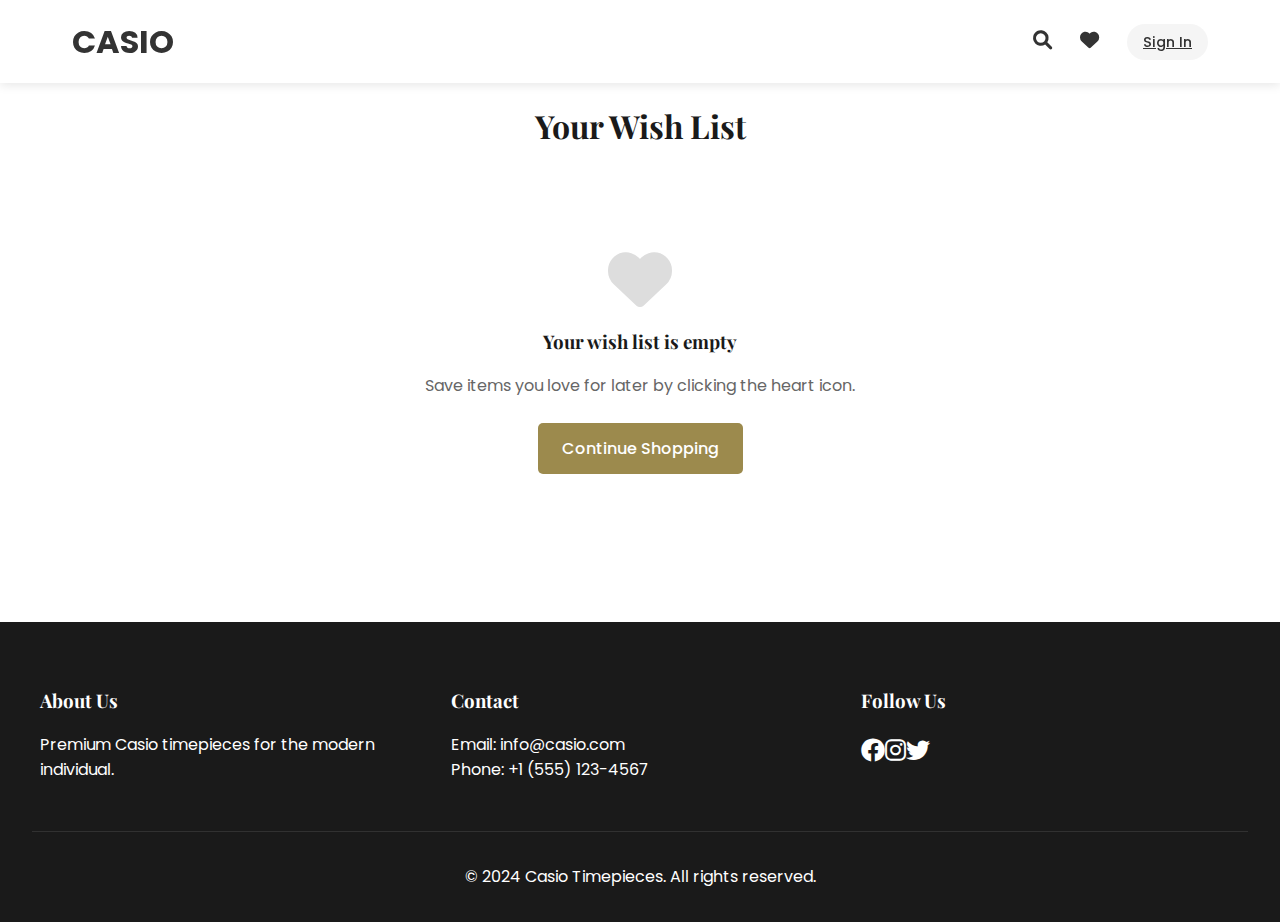
<file: wishlist.html>
<!DOCTYPE html>
<html lang="en">
<head>
    <meta charset="UTF-8">
    <meta name="viewport" content="width=device-width, initial-scale=1.0">
    <title>Wish List | Casio Timepieces</title>
    <link rel="stylesheet" href="styles.css">
    <link rel="stylesheet" href="https://cdnjs.cloudflare.com/ajax/libs/font-awesome/6.0.0/css/all.min.css">
    <link href="https://fonts.googleapis.com/css2?family=Playfair+Display:wght@400;500;600;700&family=Poppins:wght@300;400;500;600&display=swap" rel="stylesheet">
    <style>
        .wishlist-container {
            max-width: 1200px;
            margin: 100px auto;
            padding: 0 2rem;
        }

        .wishlist-header {
            text-align: center;
            margin-bottom: 3rem;
        }

        .wishlist-header h1 {
            font-family: 'Playfair Display', serif;
            color: #1a1a1a;
            margin-bottom: 1rem;
        }

        .wishlist-content {
            display: grid;
            grid-template-columns: repeat(auto-fill, minmax(280px, 1fr));
            gap: 2rem;
        }

        .wishlist-item {
            background: white;
            border-radius: 10px;
            overflow: hidden;
            box-shadow: 0 5px 15px rgba(0, 0, 0, 0.1);
            transition: transform 0.3s ease, box-shadow 0.3s ease;
        }

        .wishlist-item:hover {
            transform: translateY(-5px);
            box-shadow: 0 10px 25px rgba(0, 0, 0, 0.15);
        }

        .wishlist-image {
            height: 250px;
            overflow: hidden;
        }

        .wishlist-image img {
            width: 100%;
            height: 100%;
            object-fit: cover;
            transition: transform 0.5s ease;
        }

        .wishlist-item:hover .wishlist-image img {
            transform: scale(1.05);
        }

        .wishlist-info {
            padding: 1.5rem;
        }

        .wishlist-info h3 {
            font-family: 'Playfair Display', serif;
            color: #1a1a1a;
            margin-bottom: 0.5rem;
        }

        .wishlist-category {
            color: #9c8a4d;
            font-size: 0.9rem;
            margin-bottom: 0.5rem;
            text-transform: uppercase;
            letter-spacing: 1px;
        }

        .wishlist-price {
            font-size: 1.2rem;
            font-weight: 600;
            color: #1a1a1a;
            margin-bottom: 1rem;
        }

        .wishlist-actions {
            display: flex;
            gap: 0.5rem;
        }

        .add-to-cart-btn {
            background: #9c8a4d;
            color: white;
            border: none;
            padding: 0.8rem 1.5rem;
            border-radius: 5px;
            font-size: 1rem;
            font-weight: 500;
            cursor: pointer;
            transition: background 0.3s ease;
            flex: 1;
        }

        .add-to-cart-btn:hover {
            background: #b39b5d;
        }

        .remove-from-wishlist {
            background: #f5f5f5;
            color: #ff5252;
            border: none;
            padding: 0.8rem;
            border-radius: 5px;
            font-size: 1rem;
            cursor: pointer;
            transition: background 0.3s ease;
        }

        .remove-from-wishlist:hover {
            background: #ffebee;
        }

        .empty-wishlist {
            text-align: center;
            padding: 3rem;
            color: #666;
        }

        .empty-wishlist i {
            font-size: 4rem;
            color: #ddd;
            margin-bottom: 1rem;
        }

        .empty-wishlist h3 {
            font-family: 'Playfair Display', serif;
            color: #1a1a1a;
            margin-bottom: 1rem;
        }

        .continue-shopping {
            display: inline-block;
            background: #9c8a4d;
            color: white;
            text-decoration: none;
            padding: 0.8rem 1.5rem;
            border-radius: 5px;
            font-size: 1rem;
            font-weight: 500;
            margin-top: 1.5rem;
            transition: background 0.3s ease;
        }

        .continue-shopping:hover {
            background: #b39b5d;
        }
    </style>
</head>
<body>
    <nav class="navbar">
        <div class="nav-container">
            <div class="logo">
                <h1>CASIO</h1>
            </div>
            <div class="nav-links">
            </div>
            <div class="nav-icons">
                <a href="#search"><i class="fas fa-search"></i></a>
                <a href="wishlist.html" class="active"><i class="fas fa-heart"></i></a>
                <a href="login.html" class="auth-link">Sign In</a>
            </div>
        </div>
    </nav>

    <div class="wishlist-container">
        <div class="wishlist-header">
            <h1>Your Wish List</h1>
        </div>
        
        <div class="wishlist-content" id="wishlistContent">
            <!-- Wish list items will be loaded dynamically -->
        </div>
        
        <div class="empty-wishlist" id="emptyWishlist" style="display: none;">
            <i class="fas fa-heart"></i>
            <h3>Your wish list is empty</h3>
            <p>Save items you love for later by clicking the heart icon.</p>
            <a href="products.html" class="continue-shopping">Continue Shopping</a>
        </div>
    </div>

    <footer>
        <div class="footer-content">
            <div class="footer-section">
                <h3>About Us</h3>
                <p>Premium Casio timepieces for the modern individual.</p>
            </div>
            <div class="footer-section">
                <h3>Contact</h3>
                <p>Email: info@casio.com</p>
                <p>Phone: +1 (555) 123-4567</p>
            </div>
            <div class="footer-section">
                <h3>Follow Us</h3>
                <div class="social-icons">
                    <a href="#"><i class="fab fa-facebook"></i></a>
                    <a href="#"><i class="fab fa-instagram"></i></a>
                    <a href="#"><i class="fab fa-twitter"></i></a>
                </div>
            </div>
        </div>
        <div class="footer-bottom">
            <p>&copy; 2024 Casio Timepieces. All rights reserved.</p>
        </div>
    </footer>

    <script>
        // Load products from localStorage
        function getProducts() {
            const storedProducts = localStorage.getItem('products');
            return storedProducts ? JSON.parse(storedProducts) : [];
        }
        
        // Load wish list from localStorage
        function getWishlist() {
            const storedWishlist = localStorage.getItem('wishlist');
            return storedWishlist ? JSON.parse(storedWishlist) : [];
        }
        
        // Save wish list to localStorage
        function saveWishlist(wishlist) {
            localStorage.setItem('wishlist', JSON.stringify(wishlist));
        }
        
        // Update wish list display
        function updateWishlist() {
            const wishlist = getWishlist();
            const wishlistContent = document.getElementById('wishlistContent');
            const emptyWishlist = document.getElementById('emptyWishlist');
            
            // Clear wish list content
            wishlistContent.innerHTML = '';
            
            if (wishlist.length === 0) {
                // Show empty wish list message
                wishlistContent.style.display = 'none';
                emptyWishlist.style.display = 'block';
                return;
            }
            
            // Show wish list items
            wishlistContent.style.display = 'grid';
            emptyWishlist.style.display = 'none';
            
            // Add each item to the wish list
            wishlist.forEach((productId, index) => {
                const products = getProducts();
                const product = products.find(p => p.id === productId);
                
                if (product) {
                    const wishlistItem = document.createElement('div');
                    wishlistItem.className = 'wishlist-item';
                    
                    // Use the first image from the product's images array, or fallback to a placeholder
                    const imageUrl = product.images && product.images.length > 0 
                        ? product.images[0] 
                        : 'https://via.placeholder.com/300x400';
                    
                    wishlistItem.innerHTML = `
                        <div class="wishlist-image">
                            <img src="${imageUrl}" alt="${product.name}">
                        </div>
                        <div class="wishlist-info">
                            <div class="wishlist-category">${product.category || 'Uncategorized'}</div>
                            <h3>${product.name}</h3>
                            <p class="wishlist-price">$${product.price.toFixed(2)}</p>
                            <div class="wishlist-actions">
                                <button class="remove-from-wishlist" onclick="removeFromWishlist(${product.id})">
                                    <i class="fas fa-trash"></i>
                                </button>
                            </div>
                        </div>
                    `;
                    
                    wishlistContent.appendChild(wishlistItem);
                }
            });
        }
        
        // Add to cart functionality
        function addToCart(productId) {
            const products = getProducts();
            const product = products.find(p => p.id === productId);
            
            if (product) {
                // Get existing cart or initialize empty array
                let cart = JSON.parse(localStorage.getItem('cart') || '[]');
                
                // Add product to cart
                cart.push(product);
                
                // Save cart to localStorage
                localStorage.setItem('cart', JSON.stringify(cart));
                
                // Show notification
                showNotification('Product added to cart!');
            }
        }
        
        // Remove from wish list
        function removeFromWishlist(productId) {
            let wishlist = getWishlist();
            wishlist = wishlist.filter(id => id !== productId);
            saveWishlist(wishlist);
            updateWishlist();
            showNotification('Product removed from wish list');
        }
        
        // Show notification
        function showNotification(message) {
            const notification = document.createElement('div');
            notification.className = 'notification';
            notification.textContent = message;
            document.body.appendChild(notification);

            // Add styles for notification
            notification.style.position = 'fixed';
            notification.style.bottom = '20px';
            notification.style.right = '20px';
            notification.style.background = '#9c8a4d';
            notification.style.color = 'white';
            notification.style.padding = '1rem 2rem';
            notification.style.borderRadius = '5px';
            notification.style.animation = 'slideIn 0.5s ease-out';

            // Remove notification after 3 seconds
            setTimeout(() => {
                notification.style.animation = 'slideOut 0.5s ease-out';
                setTimeout(() => {
                    document.body.removeChild(notification);
                }, 500);
            }, 3000);
        }
        
        // Add animation keyframes
        const style = document.createElement('style');
        style.textContent = `
            @keyframes slideIn {
                from {
                    transform: translateX(100%);
                    opacity: 0;
                }
                to {
                    transform: translateX(0);
                    opacity: 1;
                }
            }

            @keyframes slideOut {
                from {
                    transform: translateX(0);
                    opacity: 1;
                }
                to {
                    transform: translateX(100%);
                    opacity: 0;
                }
            }
        `;
        document.head.appendChild(style);
        
        // Initialize the page
        document.addEventListener('DOMContentLoaded', () => {
            updateWishlist();
        });
    </script>
</body>
</html>
</file>
<file: styles.css>
/* Reset and Base Styles */
* {
    margin: 0;
    padding: 0;
    box-sizing: border-box;
}

body {
    font-family: 'Poppins', sans-serif;
    line-height: 1.6;
    color: #333;
}

/* Navbar Styles */
.navbar {
    position: fixed;
    top: 0;
    width: 100%;
    background: rgba(255, 255, 255, 0.95);
    backdrop-filter: blur(10px);
    z-index: 1000;
    box-shadow: 0 2px 10px rgba(0, 0, 0, 0.1);
}

.nav-container {
    max-width: 1200px;
    margin: 0 auto;
    padding: 1rem 2rem;
    display: flex;
    justify-content: space-between;
    align-items: center;
}

.logo {
    display: flex;
    align-items: center;
}

.logo img {
    height: 70px;
    width: auto;
}

.nav-links a {
    text-decoration: none;
    color: #333;
    margin: 0 1.5rem;
    font-weight: 500;
    transition: color 0.3s ease;
}

.nav-links a:hover {
    color: #9c8a4d;
}

.nav-icons a {
    color: #333;
    margin-left: 1.5rem;
    font-size: 1.2rem;
    transition: color 0.3s ease;
}

.nav-icons a:hover {
    color: #9c8a4d;
}

.auth-link {
    font-size: 0.9rem !important;
    font-weight: 500;
    padding: 0.5rem 1rem;
    border-radius: 20px;
    background: #f5f5f5;
    transition: background 0.3s ease, color 0.3s ease;
}

.auth-link:hover {
    background: #9c8a4d;
    color: white !important;
}

/* Hero Section */
.hero {
    height: 100vh;
    background: linear-gradient(rgba(0, 0, 0, 0.5), rgba(0, 0, 0, 0.5)),
                url('https://via.placeholder.com/1920x1080') center/cover;
    display: flex;
    align-items: center;
    justify-content: center;
    text-align: center;
    color: white;
}

.hero-content {
    animation: fadeIn 1.5s ease-out;
}

.hero-content h1 {
    font-family: 'Playfair Display', serif;
    font-size: 4rem;
    margin-bottom: 1rem;
}

.hero-content p {
    font-size: 1.2rem;
    margin-bottom: 2rem;
}

.cta-button {
    display: inline-block;
    padding: 1rem 2rem;
    background: #9c8a4d;
    color: white;
    text-decoration: none;
    border-radius: 30px;
    transition: transform 0.3s ease, background 0.3s ease;
}

.cta-button:hover {
    transform: translateY(-3px);
    background: #b39b5d;
}

/* Featured Products Section */
.featured-products {
    padding: 5rem 2rem;
    max-width: 1200px;
    margin: 0 auto;
}

.featured-products h2 {
    text-align: center;
    font-family: 'Playfair Display', serif;
    font-size: 2.5rem;
    margin-bottom: 3rem;
}

.product-grid {
    display: grid;
    grid-template-columns: repeat(auto-fit, minmax(300px, 1fr));
    gap: 2rem;
}

.product-card {
    background: white;
    border-radius: 10px;
    overflow: hidden;
    box-shadow: 0 5px 15px rgba(0, 0, 0, 0.1);
    transition: transform 0.3s ease;
}

.product-card:hover {
    transform: translateY(-10px);
}

.product-image {
    position: relative;
    overflow: hidden;
}

.product-image img {
    width: 100%;
    height: auto;
    transition: transform 0.5s ease;
}

.product-card:hover .product-image img {
    transform: scale(1.1);
}

.product-info {
    padding: 1.5rem;
    text-align: center;
}

.product-info h3 {
    font-family: 'Playfair Display', serif;
    margin-bottom: 0.5rem;
}

.price {
    color: #9c8a4d;
    font-weight: 600;
    font-size: 1.2rem;
    margin-bottom: 1rem;
}

.add-to-cart {
    background: #1a1a1a;
    color: white;
    border: none;
    padding: 0.8rem 1.5rem;
    border-radius: 25px;
    cursor: pointer;
    transition: background 0.3s ease;
}

.add-to-cart:hover {
    background: #333;
}

/* Footer Styles */
footer {
    background: #1a1a1a;
    color: white;
    padding: 4rem 2rem 2rem;
}

.footer-content {
    max-width: 1200px;
    margin: 0 auto;
    display: grid;
    grid-template-columns: repeat(auto-fit, minmax(250px, 1fr));
    gap: 2rem;
}

.footer-section h3 {
    font-family: 'Playfair Display', serif;
    margin-bottom: 1rem;
}

.social-icons {
    display: flex;
    justify-content: flex-start;
    margin-top: 10px;
}

.social-icons a {
    color: white;
    font-size: 1.5rem;
    transition: color 0.3s ease;
}

.social-icons a:hover {
    color: #9c8a4d;
}

.footer-bottom {
    text-align: center;
    margin-top: 3rem;
    padding-top: 2rem;
    border-top: 1px solid rgba(255, 255, 255, 0.1);
}

/* Animations */
@keyframes fadeIn {
    from {
        opacity: 0;
        transform: translateY(20px);
    }
    to {
        opacity: 1;
        transform: translateY(0);
    }
}

/* Responsive Design */
@media (max-width: 768px) {
    .nav-container {
        padding: 0.8rem 1rem;
    }

    .logo img {
        height: 55px;
    }

    .nav-links {
        display: none;
        position: absolute;
        top: 100%;
        left: 0;
        width: 100%;
        background: white;
        padding: 1rem;
        box-shadow: 0 2px 10px rgba(0, 0, 0, 0.1);
    }

    .nav-links.active {
        display: flex;
        flex-direction: column;
        align-items: center;
    }

    .nav-links a {
        margin: 0.5rem 0;
        width: 100%;
        text-align: center;
        padding: 0.5rem;
    }

    .nav-icons {
        display: flex;
        align-items: center;
    }

    .nav-icons a {
        margin-left: 1rem;
        font-size: 1.1rem;
    }

    .mobile-menu-btn {
        display: block;
        background: none;
        border: none;
        font-size: 1.5rem;
        color: #333;
        cursor: pointer;
    }

    .hero-content h1 {
        font-size: 2.5rem;
        padding: 0 1rem;
    }

    .hero-content p {
        font-size: 1rem;
        padding: 0 1rem;
    }

    .featured-products {
        padding: 3rem 1rem;
    }

    .featured-products h2 {
        font-size: 2rem;
    }

    .product-grid {
        grid-template-columns: repeat(auto-fit, minmax(250px, 1fr));
        gap: 1rem;
    }

    .product-card {
        margin: 0 0.5rem;
    }

    .product-info {
        padding: 1rem;
    }

    .footer-content {
        grid-template-columns: 1fr;
        gap: 2rem;
        text-align: center;
    }

    .social-icons {
        justify-content: center;
    }
}

@media (max-width: 480px) {
    .hero-content h1 {
        font-size: 2rem;
    }

    .cta-button {
        padding: 0.8rem 1.5rem;
        font-size: 0.9rem;
    }

    .product-grid {
        grid-template-columns: 1fr;
    }

    .nav-icons a {
        margin-left: 0.8rem;
        font-size: 1rem;
    }

    .auth-link {
        padding: 0.4rem 0.8rem;
        font-size: 0.8rem !important;
    }

    .logo img {
        height: 45px;
    }
}

/* Performance Optimizations */
@media (prefers-reduced-motion: reduce) {
    * {
        animation-duration: 0.01ms !important;
        animation-iteration-count: 1 !important;
        transition-duration: 0.01ms !important;
        scroll-behavior: auto !important;
    }
}

/* Touch Device Optimizations */
@media (hover: none) {
    .product-card:hover {
        transform: none;
    }

    .product-card:hover .product-image img {
        transform: none;
    }

    .nav-links a:hover,
    .nav-icons a:hover {
        color: inherit;
    }

    .cta-button:hover {
        transform: none;
    }
}

/* Loading Optimizations */
.lazy-load {
    opacity: 0;
    transition: opacity 0.3s ease-in;
}

.lazy-load.loaded {
    opacity: 1;
}

/* Mobile Menu Button */
.mobile-menu-btn {
    display: none;
}

@media (max-width: 768px) {
    .mobile-menu-btn {
        display: block;
    }
}
</file>
